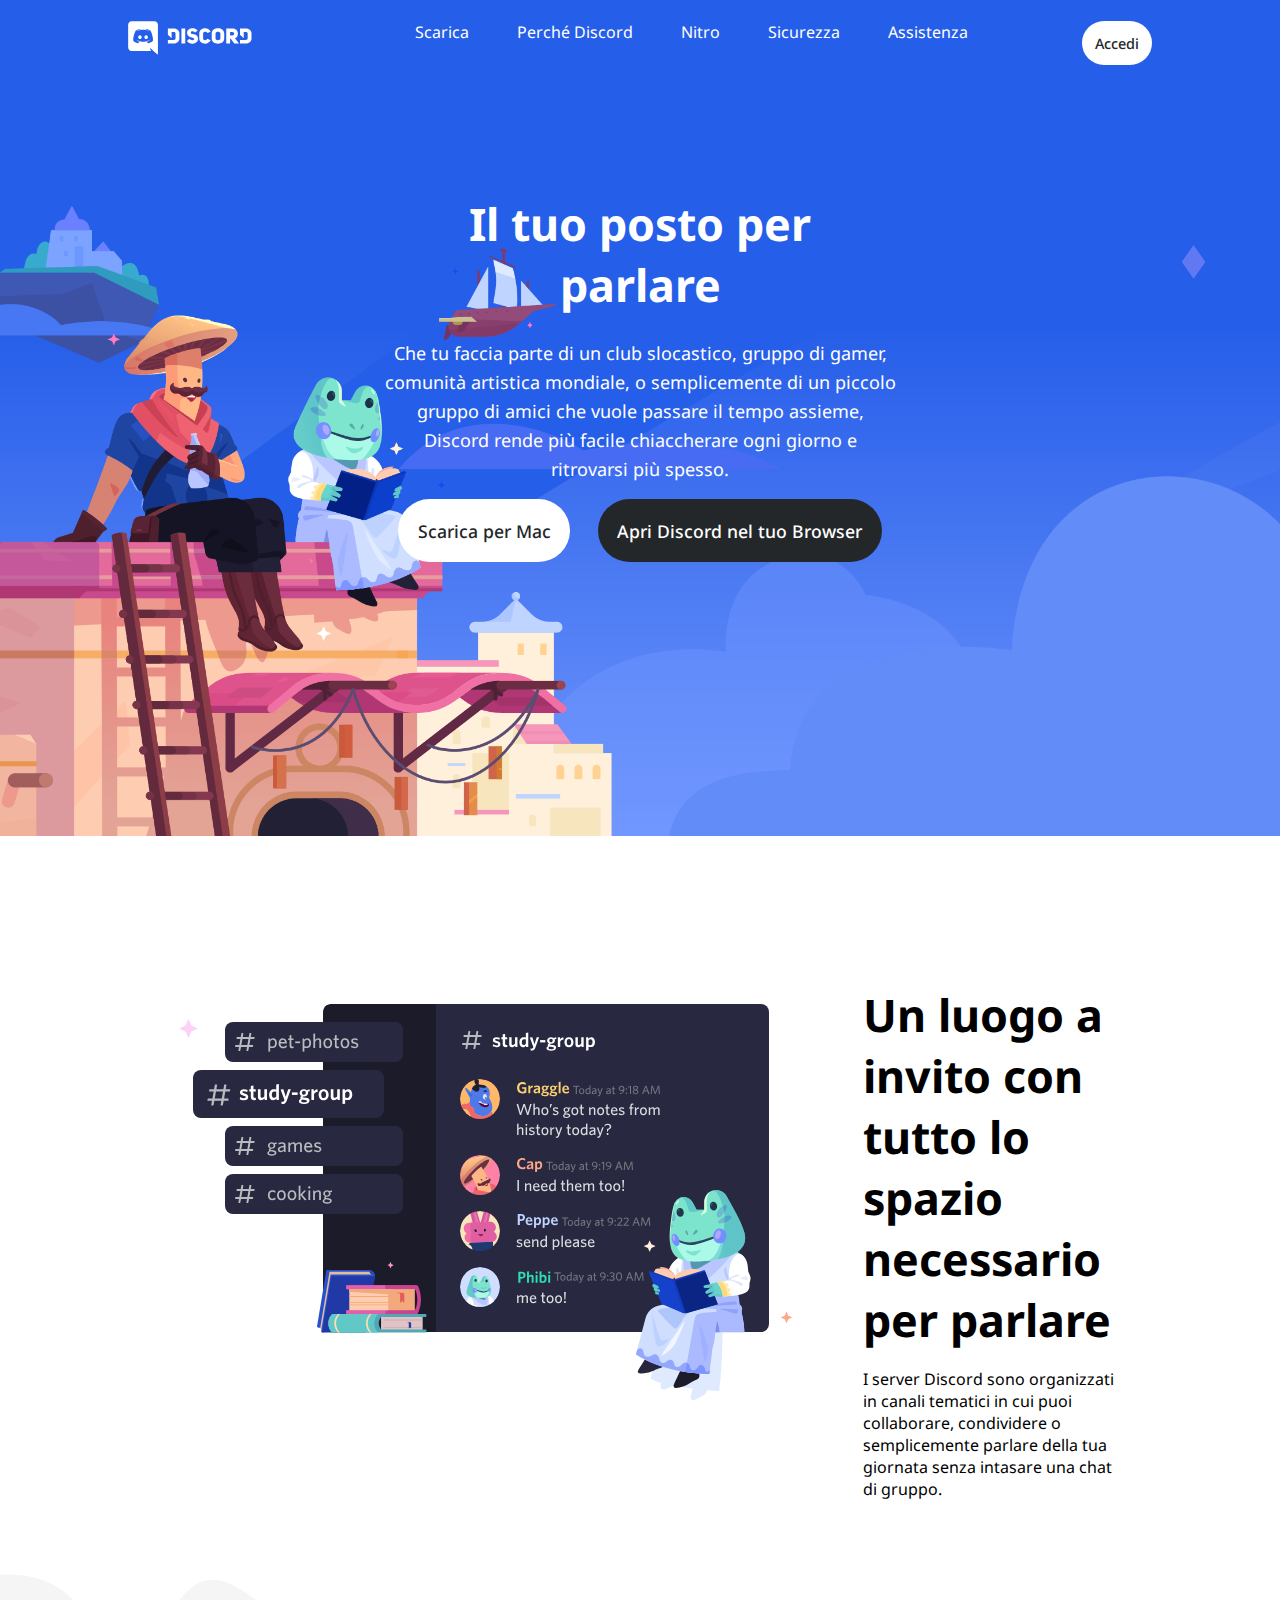
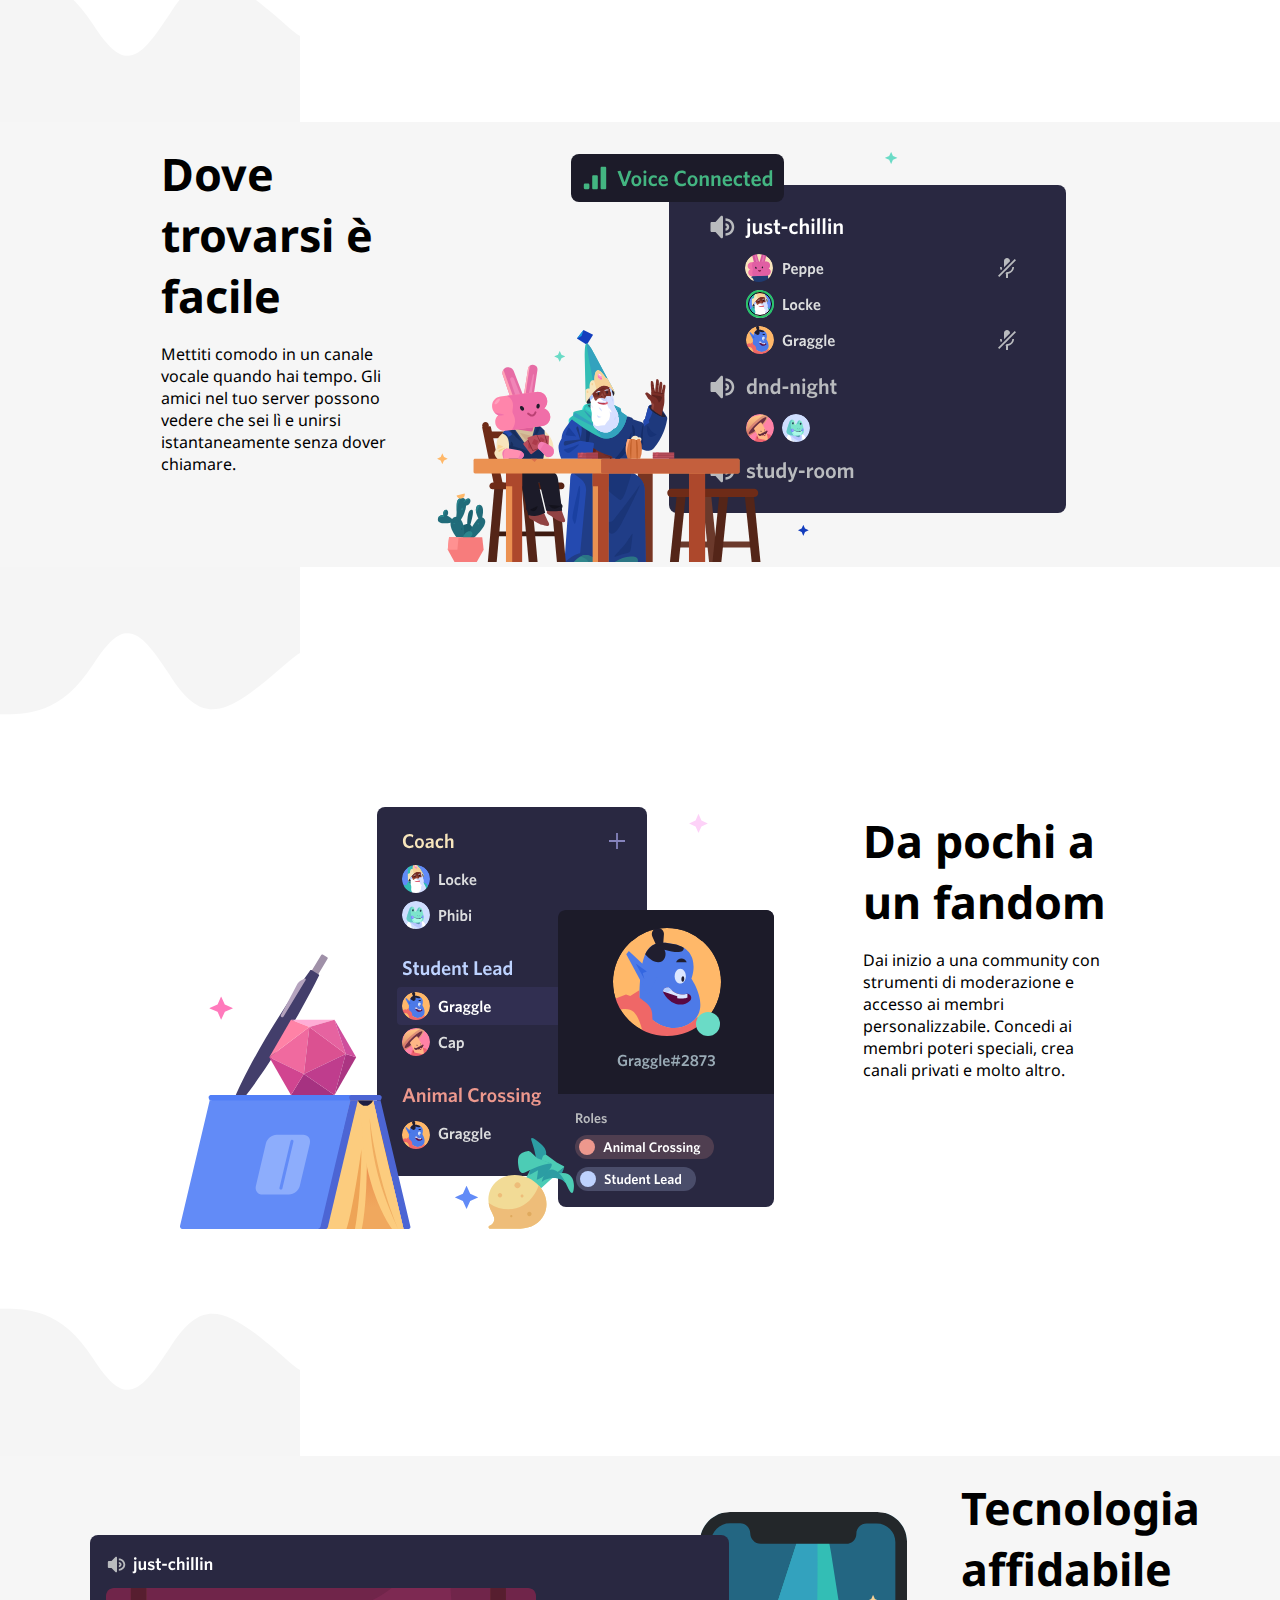
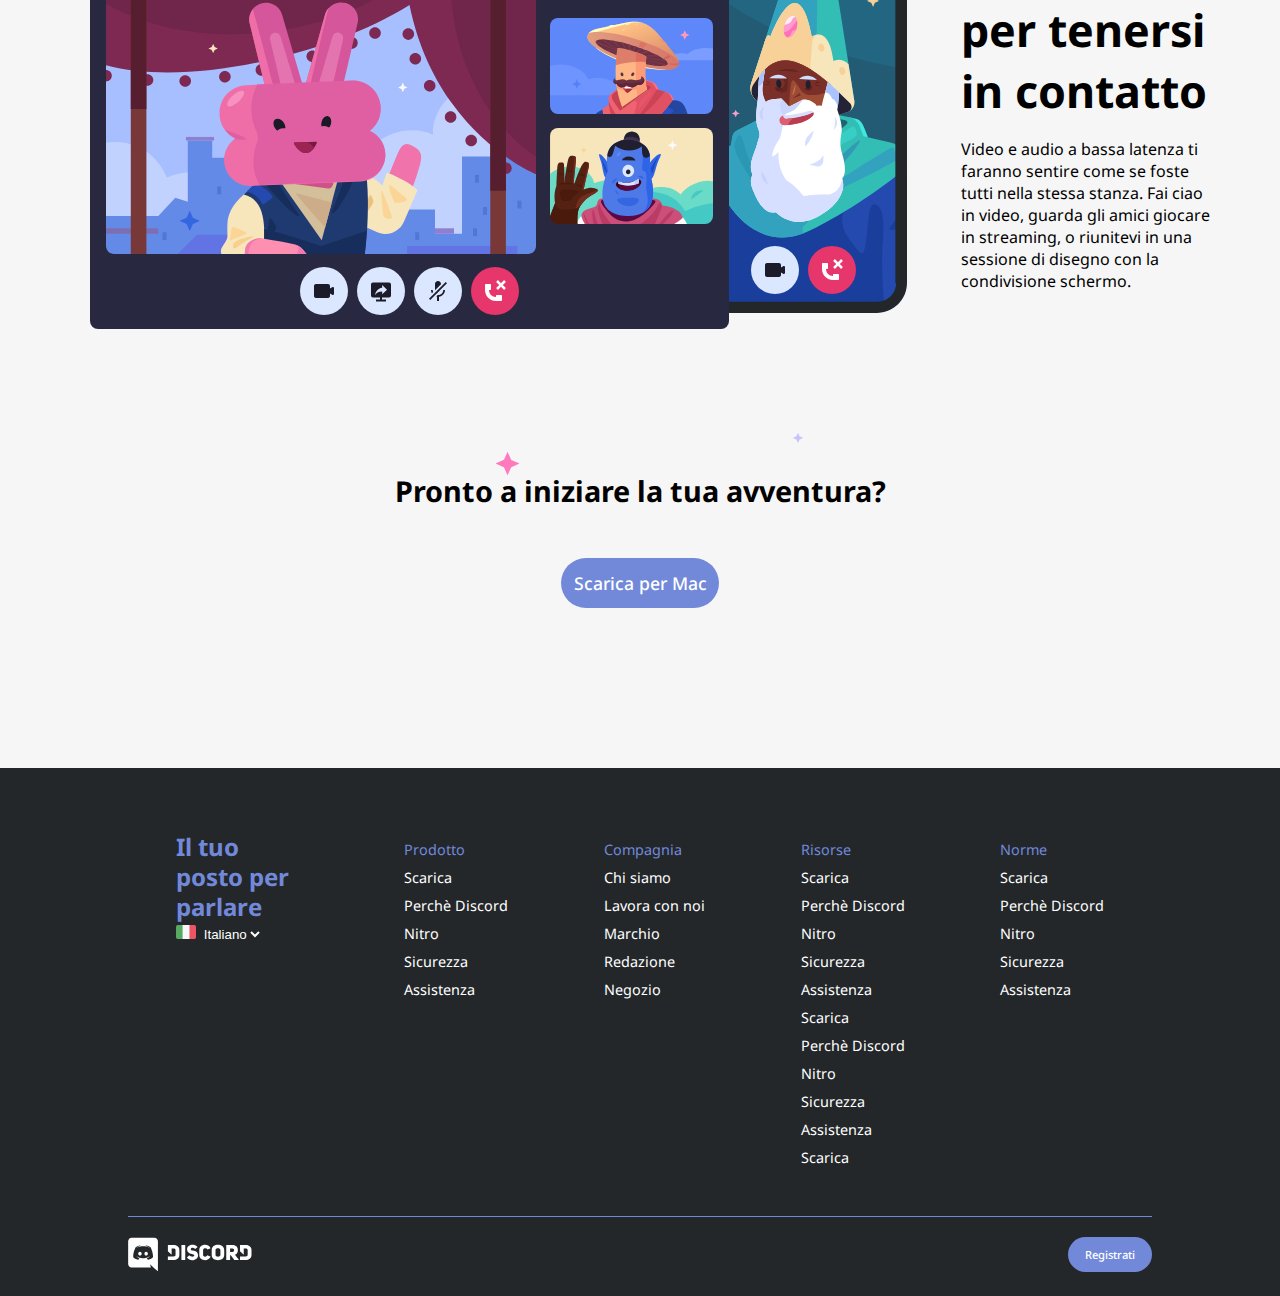
<file: index.html>
<!DOCTYPE html>
<html lang="en">

<head>
  <meta charset="UTF-8" />
  <meta http-equiv="X-UA-Compatible" content="IE=edge" />
  <meta name="viewport" content="width=device-width, initial-scale=1.0" />
  <link rel="preconnect" href="https://fonts.googleapis.com" />
  <link rel="preconnect" href="https://fonts.gstatic.com" crossorigin />
  <link href="https://fonts.googleapis.com/css2?family=Noto+Sans:wght@300;400;500;600&display=swap" rel="stylesheet" />
  <link rel="stylesheet" href="https://cdnjs.cloudflare.com/ajax/libs/font-awesome/6.2.1/css/all.min.css"
    integrity="sha512-MV7K8+y+gLIBoVD59lQIYicR65iaqukzvf/nwasF0nqhPay5w/9lJmVM2hMDcnK1OnMGCdVK+iQrJ7lzPJQd1w=="
    crossorigin="anonymous" referrerpolicy="no-referrer" />
  <link rel="stylesheet" href="css/style.css" />
  <title>Discord | Il luogo ideale per parlare e ritrovarsi</title>
</head>

<body>
  <header>
    <nav>
      <div class="headerstyle dh-flex">
        <img src="img/logo.svg" alt="Discord logo" />
        <ul class="white dh-flex">
          <li><a href="#">Scarica</a></li>
          <li><a href="#">Perché Discord</a></li>
          <li><a href="#">Nitro</a></li>
          <li><a href="#">Sicurezza</a></li>
          <li><a href="#">Assistenza</a></li>
        </ul>
        <a href="#" class="buttonstyle loginheader">Accedi</a>
      </div>
    </nav>
    <div class="jumbotron dh-flex">
      <div class="header-content">
        <h1>Il tuo posto per parlare</h1>
        <p>
          Che tu faccia parte di un club slocastico, gruppo di gamer,
          comunità artistica mondiale, o semplicemente di un piccolo gruppo
          di amici che vuole passare il tempo assieme, Discord rende più
          facile chiaccherare ogni giorno e ritrovarsi più spesso.
        </p>
        <a href="#" class="buttonstyle macheader"><i class="fa-solid fa-down-long"></i>Scarica per Mac</a>
        <a href="#" class="buttonstyle browserheader">Apri Discord nel tuo Browser</a>
      </div>
    </div>

  </header>
  <main>
    <section>
      <div class="dm-flex marginb">
        <div class="imgitem">
          <img src="img/item1.svg" alt="" />
        </div>
        <div class="textitem">
          <h2>Un luogo a invito con tutto lo spazio necessario per parlare</h2>
          <p>
            I server Discord sono organizzati in canali tematici in cui puoi collaborare, condividere o semplicemente
            parlare della tua giornata senza intasare una chat di gruppo.
          </p>
        </div>
      </div>
      <div class="wave wflex">
        <img src="img/wave.svg" alt="">
      </div>
    </section>
    <section class="even">
      <div class="dm-flex reverse">
        <div class="imgitem">
          <img src="img/item2.svg" alt="" />
        </div>
        <div class="textitem">
          <h2>Dove trovarsi è facile</h2>
          <p>
            Mettiti comodo in un canale vocale quando hai tempo. Gli amici nel tuo server possono vedere che sei lì e
            unirsi istantaneamente senza dover chiamare.
          </p>
        </div>
      </div>
    </section>
    <section>
      <div class="wave rotate wflex marginb">
        <img src="img/wave.svg" alt="">
      </div>
      <div class="dm-flex marginb">
        <div class="imgitem">
          <img src="img/item3.svg" alt="" />
        </div>
        <div class="textitem">
          <h2>Da pochi a un fandom</h2>
          <p>
            Dai inizio a una community con strumenti di moderazione e accesso ai membri personalizzabile. Concedi ai
            membri poteri speciali, crea canali privati e molto altro.
          </p>
        </div>
      </div>
      <div class="wave wflex">
        <img src="img/wave.svg" alt="">
      </div>
    </section>
    <section class="even">
      <div class="dm-flex">
        <div class="imgitem">
          <img src="img/item4-big.svg" alt="" />
        </div>
        <div class="textitem">
          <h2>Tecnologia affidabile per tenersi in contatto</h2>
          <p>
            Video e audio a bassa latenza ti faranno sentire come se foste tutti nella stessa stanza. Fai ciao in video,
            guarda gli amici giocare in streaming, o riunitevi in una sessione di disegno con la condivisione schermo.
          </p>
        </div>
      </div>
      <div class="lastsection">
        <h3>Pronto a iniziare la tua avventura?</h3>
        <a href="#" class="buttonstyle macmainstyle">Scarica per Mac</a>
      </div>
    </section>
  </main>
  <footer>
    <div class="topfooter centered df-flex">
      <div class="langsocial">
        <h5 class="titlefooter">Il tuo posto per parlare</h5>
        <img id="flagita" src="img/ita.png" alt="">
        <select>
          <option value="Italiano">Italiano</option>
        </select>
        <div class="socialitem">
          <i class="fa-brands fa-twitter"></i>
          <i class="fa-brands fa-instagram"></i>
          <i class="fa-brands fa-square-facebook"></i>
          <i class="fa-brands fa-youtube"></i>
        </div>
      </div>
      <div>
        <ul>
          <li><a class="titlefooter" href="#">Prodotto</a></li>
          <li><a href="#">Scarica</a></li>
          <li><a href="#">Perchè Discord</a></li>
          <li><a href="#">Nitro</a></li>
          <li><a href="#">Sicurezza</a></li>
          <li><a href="#">Assistenza</a></li>
        </ul>
      </div>
      <div>
        <ul>
          <li><a class="titlefooter" href="#">Compagnia</a></li>
          <li><a href="#">Chi siamo</a></li>
          <li><a href="#">Lavora con noi</a></li>
          <li><a href="#">Marchio</a></li>
          <li><a href="#">Redazione</a></li>
          <li><a href="#">Negozio</a></li>
        </ul>
      </div>
      <div>
        <ul>
          <li><a class="titlefooter" href="#">Risorse</a></li>
          <li><a href="#">Scarica</a></li>
          <li><a href="#">Perchè Discord</a></li>
          <li><a href="#">Nitro</a></li>
          <li><a href="#">Sicurezza</a></li>
          <li><a href="#">Assistenza</a></li>
          <li><a href="#">Scarica</a></li>
          <li><a href="#">Perchè Discord</a></li>
          <li><a href="#">Nitro</a></li>
          <li><a href="#">Sicurezza</a></li>
          <li><a href="#">Assistenza</a></li>
          <li><a href="#">Scarica</a></li>

        </ul>
      </div>
      <div>
        <ul>
          <li><a class="titlefooter" href="#">Norme</a></li>
          <li><a href="#">Scarica</a></li>
          <li><a href="#">Perchè Discord</a></li>
          <li><a href="#">Nitro</a></li>
          <li><a href="#">Sicurezza</a></li>
          <li><a href="#">Assistenza</a></li>
        </ul>
      </div>
    </div>
    <div class="bottomfooter centered">
      <img src="img/logo.svg" alt="" />
      <a class="buttonstyle macmainstyle register" href="">Registrati</a>
    </div>
  </footer>
</body>

</html>
</file>
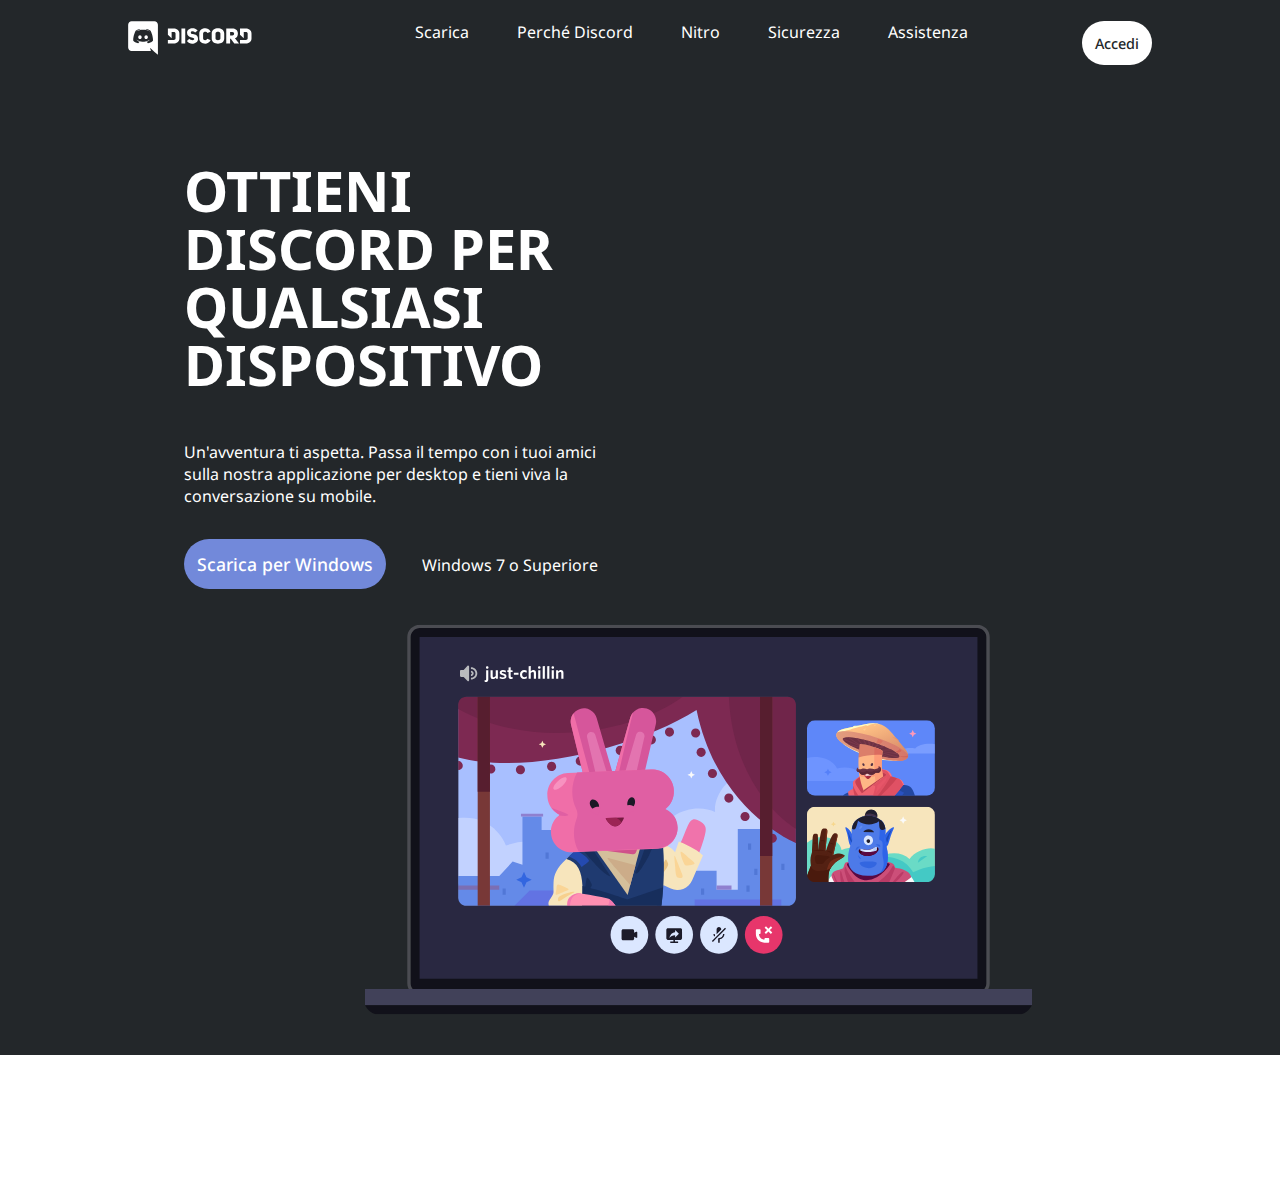
<file: download.html>
<!DOCTYPE html>
<html lang="en">

<head>
    <meta charset="UTF-8" />
    <meta http-equiv="X-UA-Compatible" content="IE=edge" />
    <meta name="viewport" content="width=device-width, initial-scale=1.0" />
    <link rel="preconnect" href="https://fonts.googleapis.com" />
    <link rel="preconnect" href="https://fonts.gstatic.com" crossorigin />
    <link href="https://fonts.googleapis.com/css2?family=Noto+Sans:wght@300;400;500;600&display=swap"
        rel="stylesheet" />
    <link rel="stylesheet" href="https://cdnjs.cloudflare.com/ajax/libs/font-awesome/6.2.1/css/all.min.css"
        integrity="sha512-MV7K8+y+gLIBoVD59lQIYicR65iaqukzvf/nwasF0nqhPay5w/9lJmVM2hMDcnK1OnMGCdVK+iQrJ7lzPJQd1w=="
        crossorigin="anonymous" referrerpolicy="no-referrer" />
    <link rel="stylesheet" href="css/style.css" />
    <title>Scarica Discord per parlare, chattare e stare insieme</title>
</head>

<body>
    <header id="downloadheader">
        <nav>
            <div class="headerstyle dh-flex">
                <img src="img/logo.svg" alt="Discord logo" />
                <ul class="white dh-flex">
                    <li><a href="#">Scarica</a></li>
                    <li><a href="#">Perché Discord</a></li>
                    <li><a href="#">Nitro</a></li>
                    <li><a href="#">Sicurezza</a></li>
                    <li><a href="#">Assistenza</a></li>
                </ul>
                <a href="#" class="buttonstyle loginheader">Accedi</a>
            </div>
        </nav>
        <div class="dmainheader clearfix">
            <div class="textheader">
                <h1>OTTIENI DISCORD PER QUALSIASI DISPOSITIVO</h1>
                <p>Un'avventura ti aspetta. Passa il tempo con i tuoi amici sulla nostra applicazione per desktop e
                    tieni viva la conversazione su mobile.</p>
                <div>
                    <a class="buttonstyle macmainstyle" href="#"> <i class="fa-solid fa-down-long"></i> Scarica per
                        Windows </a>
                    <span class="osinfo">Windows 7 o Superiore</span>
                </div>
            </div>
            <div class="imgheader">
                <img src="img/headerimage.svg" alt="">
            </div>
        </div>
        </div>
</file>
<file: css/style.css>
/* GENERAL AND RESET */
* {
    margin: 0;
    padding: 0;
    box-sizing: border-box;
}

body {
    font-family: 'Noto Sans', sans-serif;
}

li {
    list-style: none;
}

header {
    background-color: var(--headercolor);
    margin-bottom: 8rem;

}

footer {
    background-color: var(--footercolor);
    color: white;
}

select {
    color: var(--primarycolor);
    background-color: var(--footercolor);
    border: none;
}

a {
    display: inline-block;
    text-decoration: none;
}

/* WAVE STYLE UTILITY */
.wave {
    filter: opacity(0.04);
    background-color: url;
}

.rotate {
    transform: rotateX(180deg);
}

.wflex {
    display: flex;
    flex-flow: row wrap;
    overflow: hidden;
    text-overflow: ellipsis;
}

.marginb {
    margin-bottom: 4.5rem;
}

/* Color styles */
:root {
    --primarycolor: #FFFFFF;
    --bg-secondarycolor: #f6f6f6;
    --brandcolor: #7289DA;
    --footercolor: #23272A;
    --headercolor: #255EE9;
}

/* FLEX RULES */
.dh-flex {
    display: flex;
    flex-flow: row wrap;
    justify-content: space-between;
    align-items: flex-start;
    overflow: hidden;
    text-overflow: ellipsis;
}

.dm-flex {
    display: flex;
    flex-flow: row wrap;
    justify-content: center;
    align-items: flex-start;
    overflow: hidden;
    text-overflow: ellipsis;
}

.df-flex {
    display: flex;
    flex-flow: row wrap;
    justify-content: space-around;
    overflow: hidden;
    text-overflow: ellipsis;
}

.reverse {
    flex-flow: row-reverse wrap;
}


/* MAIN HEADER TITLE */
.header-content h1 {
    font-size: 2.8rem;
}

/* MAIN HEADER CONTENT */

.headerstyle {
    width: 80%;
    margin: 0 auto;
    padding-top: 1.3rem;
    padding-bottom: 3rem;
    color: var(--primarycolor)
}

.headerstyle a:not(.loginheader) {
    padding-left: 3rem;
}

.header-content {
    max-width: 40%;
    margin: 0 auto;
}


.header-content p {
    padding-top: 1.5rem;
    padding-bottom: 1.0rem;
    line-height: 1.8rem;
    font-size: 18px;

}

/* HEADER NAVIGATION LINKS COLOR */
.dh-flex ul li a {
    color: var(--primarycolor);
}

/* added to not break padding when resizing page */
.header-content a {
    display: inline-block;
    margin-bottom: 1.1rem;
}

.jumbotron {
    background-image: url("../img/jumbo.png");
    background-size: cover;
    text-align: center;
    padding-top: 5rem;
    color: var(--primarycolor);
    flex-wrap: wrap;
    padding-bottom: 16rem;
}

/* BUTTON */

.buttonstyle {
    padding: 1.1em;
    border-radius: 2rem;
    font-size: 1.1em;
    font-weight: 500;
}

/* OTHER STYLE OF BUTTONS */
.macheader {
    background-color: var(--primarycolor);
    color: var(--footercolor)
}

.browserheader {
    background-color: var(--footercolor);
    color: var(--primarycolor);
    margin-left: 1.5rem;
}

.loginheader {
    background-color: var(--primarycolor);
    color: var(--footercolor);
    text-align: center;
    display: inline-block;
    padding: 0.8rem;
    font-size: 0.9rem;
}

.macmainstyle {
    background-color: var(--brandcolor);
    color: var(--primarycolor);
    padding: 0.8rem;
}

/* BUTTON HOVER EFFECTS */

.macheader:hover,
.loginheader:hover {
    color: var(--brandcolor);
}

.buttonstyle:hover {
    box-shadow: rgba(0, 0, 0, 0.35) 0px 5px 15px;
}

ul li a:hover {
    text-decoration: underline;
}


/* MAIN SECTION */
.textitem {
    max-width: 20%;
}

.textitem h2 {
    font-size: 2.8rem;
    padding-bottom: 1.1rem;
    padding-top: 1.3rem;
}

.imgitem {
    padding-right: 1.5rem;
}

.even {
    background-color: var(--bg-secondarycolor);
}

/* LAST MAIN SECTION STYLE */
.lastsection {
    width: 50%;
    margin: 0 auto;
    padding: 5rem 0 10rem 0;
    text-align: center;
    background-image: url(../img/stars.svg);
    background-repeat: no-repeat;
    background-position: 176px 42px;
    overflow: hidden;
    text-overflow: ellipsis;

}

.lastsection h3 {
    padding-bottom: 3rem;
    font-size: 1.8rem;
}

/* TOPFOOTER SECTION */

.topfooter {
    padding-top: 4rem;
}

.centered {
    width: 80%;
    margin: 0 auto;
}

.topfooter a {
    color: var(--primarycolor);
    font-size: 0.9rem;
    padding-top: 0.5rem;

}

/* MAIN ANCHOR OF EVERY NAV LIST */
.topfooter {
    padding-bottom: 3rem;
    border-bottom: 1px solid var(--brandcolor);

}

.topfooter .titlefooter {
    color: var(--brandcolor);
}

.bottomfooter {
    display: flex;
    flex-flow: row wrap;
    justify-content: space-between;
    padding-top: 1.3rem;
    padding-bottom: 1.5rem;

}

/* SOCIAL SECTION WIDTH */
.langsocial {
    width: 13%;
}

/* TITLE STYLE SOCIAL SECTION */
.langsocial h5 {
    font-size: 1.5rem;
    line-height: 30px;
}

#flagita {
    width: 20px;

}

.register {
    font-size: 0.7rem;
    border-radius: 30px;
    padding: 10px 17px 10px 17px;

}

/* SOCIAL ITEMS */
.fa-brands {
    padding-right: 20px;
    padding-top: 15px;
}

/* DOWNLOAD PAGE (BONUS) */

:root {
    --primarydc: #23272a;

}
/* BACKGROUND HEADER */
#downloadheader {
    background-color: var(--primarydc);
    color: white;
}
/* TEXT STYLE HEADER */
.textheader {
    display: inline-block;
    width: 33%;
    margin-left: 11.5rem;
    margin-top: 3rem;

}
/* TITLE STILE HEADER */
.textheader h1 {
    font-size: 56px;
    line-height: 58px;
}
/* DESCRIPTION STYLE HEADER */
.textheader p {
    margin: 2rem 0rem 2rem 0;
    margin-top: 3rem;
}
/* BOX OS WINDOWS */
.osinfo {
    padding-left: 2rem;
}


/* CONTAINER IMG */
.imgheader {
    float: right;
}

/* SVG DIMENSION */
.imgheader img {
    width: 667px;
    height: 461px;
    margin-right:15.5rem;
}

.clearfix::after {
    display:table;
    content:"";
    clear:both;
}
</file>
